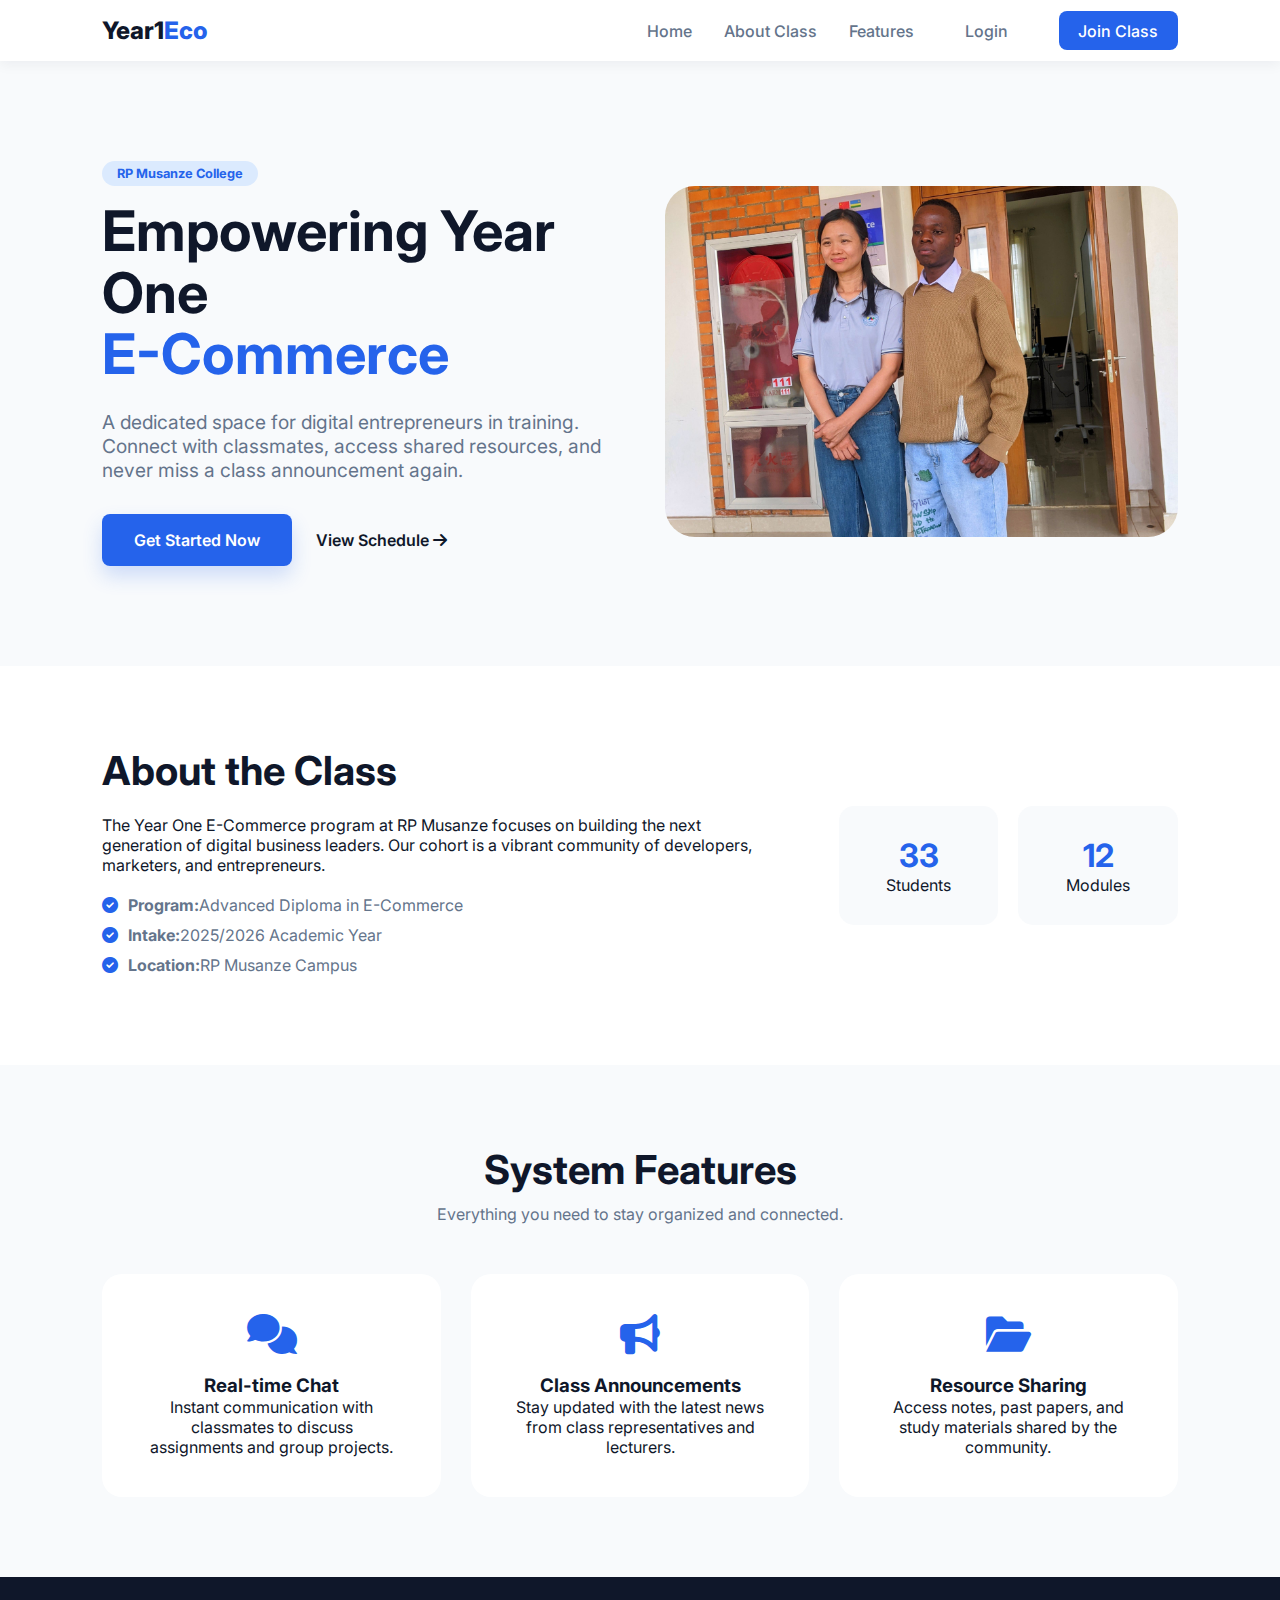
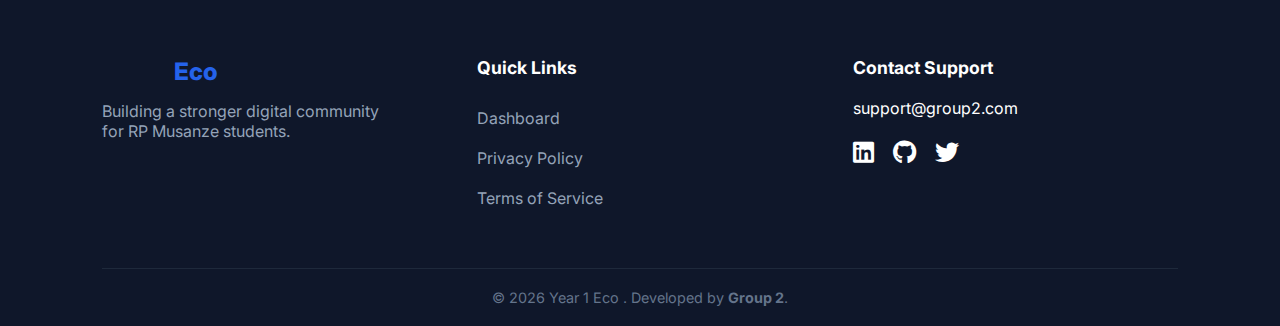
<file: index.html>
<!DOCTYPE html>
<html lang="en">
<head>
    <meta charset="UTF-8">
    <meta name="viewport" content="width=device-width, initial-scale=1.0">
    <title>Year One E-Commerce | RP Musanze</title>
    <link rel="stylesheet" href="css/styles.css">
    <link href="https://fonts.googleapis.com/css2?family=Inter:wght@300;400;600;700&display=swap" rel="stylesheet">
    <link rel="stylesheet" href="https://cdnjs.cloudflare.com/ajax/libs/font-awesome/6.0.0/css/all.min.css">
</head>
<body>

    <nav class="navbar">
    <div class="logo">Year1<span>Eco</span></div>
    
    <div class="menu-toggle" id="mobile-menu">
        <span class="bar"></span>
        <span class="bar"></span>
        <span class="bar"></span>
    </div>

    <ul class="nav-links">
        <li><a href="#">Home</a></li>
        <li><a href="#about">About Class</a></li>
        <li><a href="#features">Features</a></li>
        <li><a href="login.html" class="btn-login">Login</a></li>
        <li><a href="signup.html" class="btn-signup">Join Class</a></li>
    </ul>
    </nav>

    <header class="hero">
        <div class="hero-content">
            <div class="badge">RP Musanze College</div>
            <h1>Empowering Year One <br><span>E-Commerce</span></h1>
            <p>A dedicated space for digital entrepreneurs in training. Connect with classmates, access shared resources, and never miss a class announcement again.</p>
            <div class="hero-btns">
                <a href="signup.html" class="btn-primary">Get Started Now</a>
                <a href="#about" class="btn-secondary">View Schedule <i class="fas fa-arrow-right"></i></a>
            </div>
        </div>
        <div class="hero-image">
            <img src="images/PXL_20251205_095950761.MP.jpg" alt="Tech Students">
        </div>
    </header>

    <section id="about" class="about-section">
        <div class="about-container">
            <div class="about-text">
                <h2>About the Class</h2>
                <p>The Year One E-Commerce program at RP Musanze focuses on building the next generation of digital business leaders. Our cohort is a vibrant community of developers, marketers, and entrepreneurs.</p>
                <ul class="class-info">
                    <li><i class="fas fa-check-circle"></i> <strong>Program:</strong> Advanced Diploma in E-Commerce</li>
                    <li><i class="fas fa-check-circle"></i> <strong>Intake:</strong> 2025/2026 Academic Year</li>
                    <li><i class="fas fa-check-circle"></i> <strong>Location:</strong> RP Musanze Campus</li>
                </ul>
            </div>
            <div class="about-stats">
                <div class="stat-card"><h3>33</h3><p>Students</p></div>
                <div class="stat-card"><h3>12</h3><p>Modules</p></div>
            </div>
        </div>
    </section>

    <section id="features" class="features">
        <div class="section-header">
            <h2>System Features</h2>
            <p>Everything you need to stay organized and connected.</p>
        </div>
        <div class="feature-grid">
            <div class="feature-card">
                <i class="fas fa-comments"></i>
                <h3>Real-time Chat</h3>
                <p>Instant communication with classmates to discuss assignments and group projects.</p>
            </div>
            <div class="feature-card">
                <i class="fas fa-bullhorn"></i>
                <h3>Class Announcements</h3>
                <p>Stay updated with the latest news from class representatives and lecturers.</p>
            </div>
            <div class="feature-card">
                <i class="fas fa-folder-open"></i>
                <h3>Resource Sharing</h3>
                <p>Access notes, past papers, and study materials shared by the community.</p>
            </div>
        </div>
    </section>

    <footer class="main-footer">
        <div class="footer-grid">
            <div class="footer-brand">
                <div class="logo">Year 1<span> Eco</span></div>
                <p>Building a stronger digital community for RP Musanze students.</p>
            </div>
            <div class="footer-links">
                <h4>Quick Links</h4>
                <ul>
                    <li><a href="#">Dashboard</a></li>
                    <li><a href="#">Privacy Policy</a></li>
                    <li><a href="#">Terms of Service</a></li>
                </ul>
            </div>
            <div class="footer-contact">
                <h4>Contact Support</h4>
                <p>support@group2.com</p><br>
                <div class="socials">
                    <a href="#"><i class="fab fa-linkedin"></i></a>
                    <a href="#"><i class="fab fa-github"></i></a>
                    <a href="#"><i class="fab fa-twitter"></i></a>
                </div>
            </div>
        </div>
        <div class="footer-bottom">
            <p>&copy; 2026 Year 1 Eco . Developed by <strong>Group 2</strong>.</p>
        </div>
    </footer>
<script>
    const menu = document.querySelector('#mobile-menu');
const menuLinks = document.querySelector('.nav-links');

menu.addEventListener('click', function() {
    menu.classList.toggle('is-active');
    menuLinks.classList.toggle('active');
});
document.querySelectorAll('.nav-links a').forEach(n => n.addEventListener('click', () => {
    menu.classList.remove('is-active');
    menuLinks.classList.remove('active');
}));
</script>
</body>
</html>
</file>
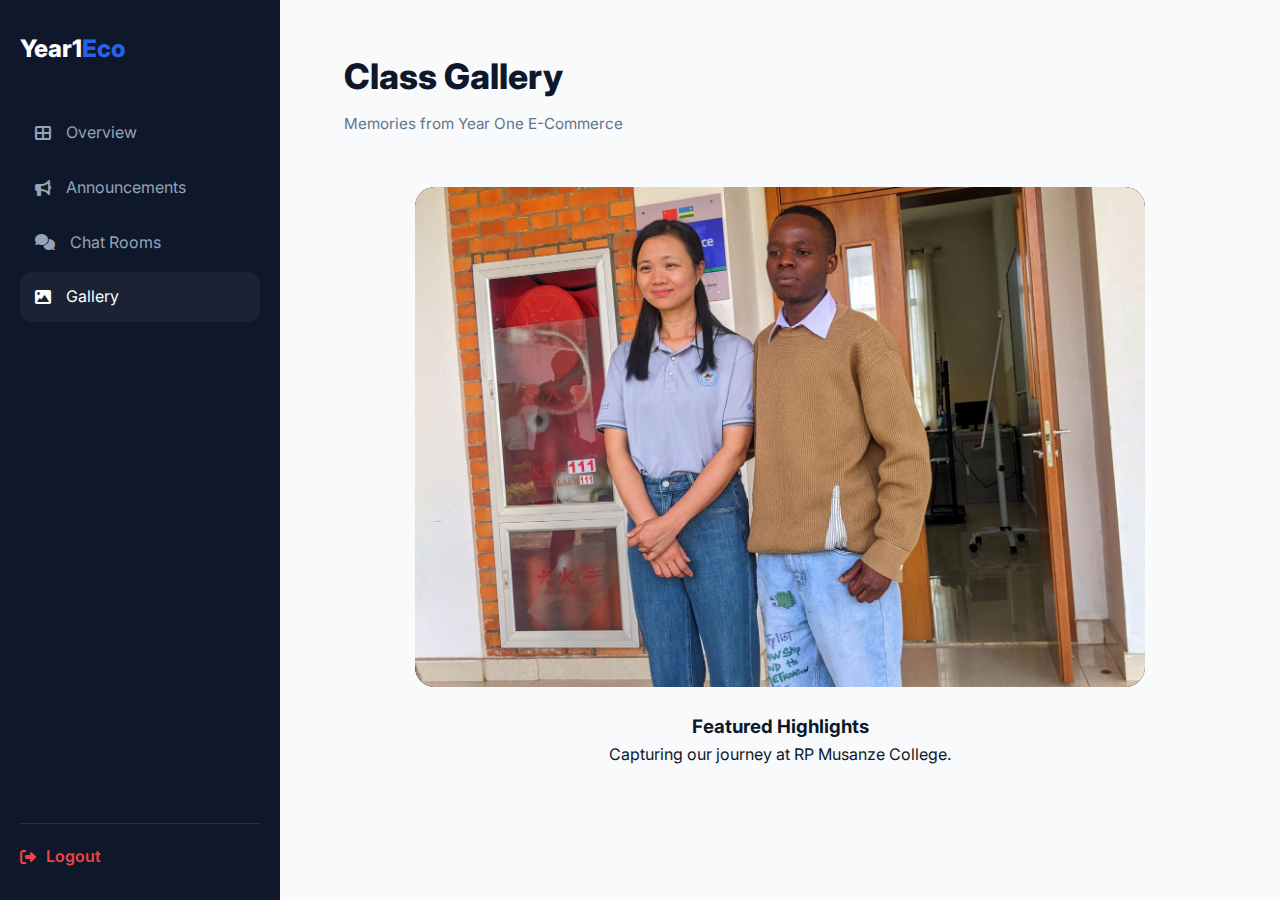
<file: gallery.html>
<!DOCTYPE html>
<html lang="en">
<head>
    <meta charset="UTF-8">
    <meta name="viewport" content="width=device-width, initial-scale=1.0">
    <title>Class Gallery | Year One E-Commerce</title>
    <link rel="stylesheet" href="css/dashboard.css">
    <link href="https://fonts.googleapis.com/css2?family=Inter:wght@300;400;600;700&display=swap" rel="stylesheet">
    <link rel="stylesheet" href="https://cdnjs.cloudflare.com/ajax/libs/font-awesome/6.0.0/css/all.min.css">
</head>
<body class="dashboard-body">

    <button class="menu-toggle" id="menuToggle"><i class="fas fa-bars"></i></button>

    <aside class="sidebar" id="sidebar">
        <div class="sidebar-header">
            <div class="logo">Year1<span>Eco</span></div>
            <button class="menu-close" id="menuClose"><i class="fas fa-times"></i></button>
        </div>
        <nav class="sidebar-nav">
            <ul>
                <li><a href="dashboard.html"><i class="fas fa-th-large"></i> <span>Overview</span></a></li>
                <li><a href="announcements.html"><i class="fas fa-bullhorn"></i> <span>Announcements</span></a></li>
                <li><a href="chat.html"><i class="fas fa-comments"></i> <span>Chat Rooms</span></a></li>
                <li class="active"><a href="gallery.html"><i class="fas fa-image"></i> <span>Gallery</span></a></li>
            </ul>
        </nav>
        <div class="sidebar-footer">
            <a href="index.html" class="btn-logout"><i class="fas fa-sign-out-alt"></i> <span>Logout</span></a>
        </div>
    </aside>

    <main class="main-content">
        <header class="content-header">
            <div class="header-title">
                <h1>Class Gallery</h1>
                <p>Memories from Year One E-Commerce</p>
            </div>
        </header>

        <section class="gallery-showcase">
            <div class="card gallery-card">
                <div class="gallery-container">
                    <img id="gallery-img" src="https://images.unsplash.com/photo-1523240795612-9a054b0db644?auto=format&fit=crop&q=80&w=1000" alt="Class Gallery">
                </div>
                <div class="gallery-info">
                    <h3>Featured Highlights</h3>
                    <p>Capturing our journey at RP Musanze College.</p>
                </div>
            </div>
        </section>
    </main>
    <script>
        const images = [
            "images/IMG-20260212-WA0004.jpg",
            "images/PXL_20251205_095950761.MP.jpg",
            "images/PXL_20251205_100531118.PORTRAIT.jpg",
            "images/PXL_20251205_100717487.PORTRAIT.jpg",
            "images/DSC_0067.JPG"
        ];
        
        let currentIndex = 0;

        const changeImage = () => {
            const imgElement = document.getElementById('gallery-img');
            imgElement.style.opacity = 0; 

            setTimeout(() => {
                currentIndex = (currentIndex + 1) % images.length;
                imgElement.src = images[currentIndex];
                imgElement.style.opacity = 1;
            }, 500);

            setTimeout(changeImage, 3500); 
        };
        changeImage();
        const sidebar = document.getElementById('sidebar');
        document.getElementById('menuToggle').addEventListener('click', () => sidebar.classList.add('active'));
        document.getElementById('menuClose').addEventListener('click', () => sidebar.classList.remove('active'));
    </script>
</body>
</html>
</file>
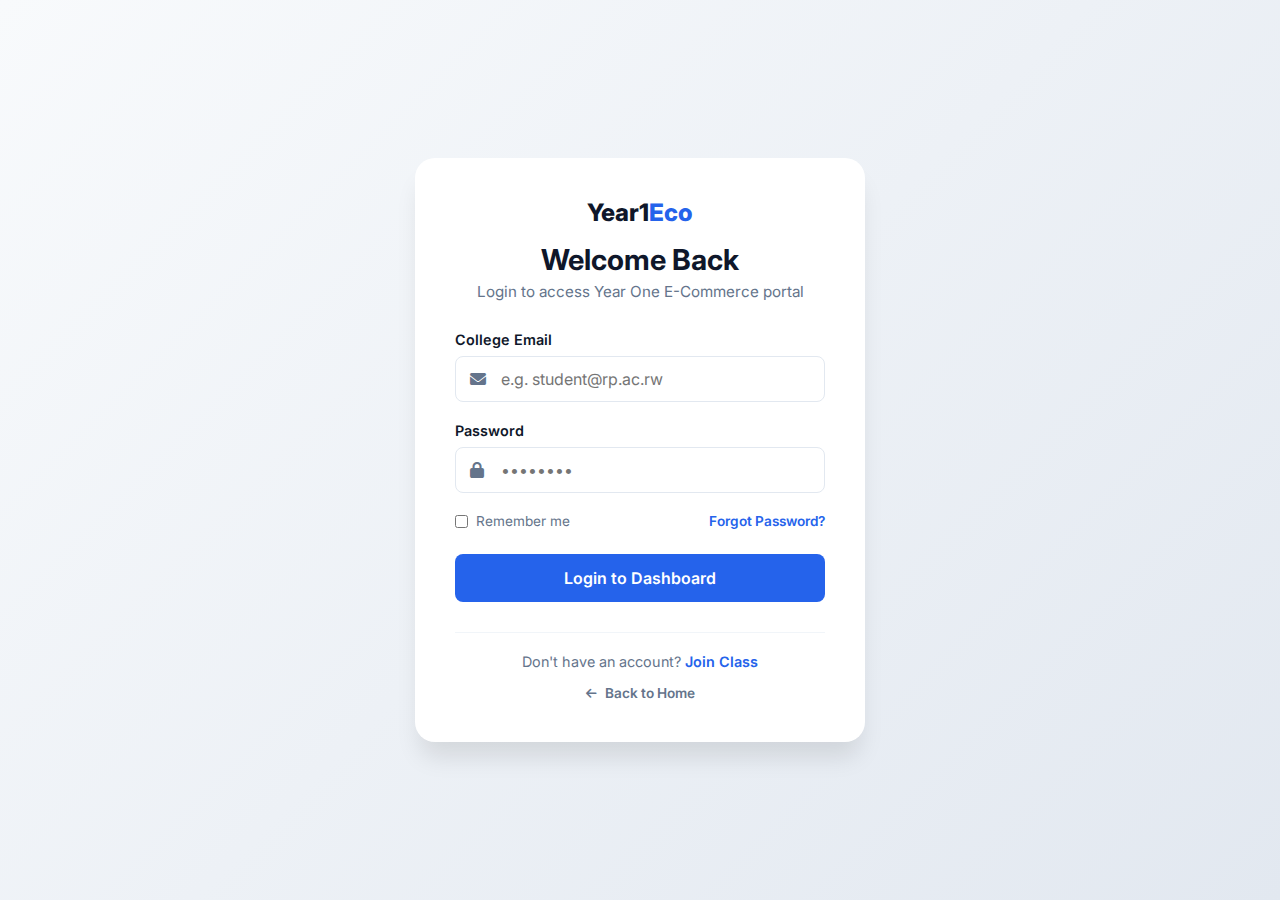
<file: login.html>
<!DOCTYPE html>
<html lang="en">
<head>
    <meta charset="UTF-8">
    <meta name="viewport" content="width=device-width, initial-scale=1.0">
    <title>Login | UniLink RP Musanze</title>
    <link rel="stylesheet" href="css/styles.css">
    <link href="https://fonts.googleapis.com/css2?family=Inter:wght@300;400;600;700&display=swap" rel="stylesheet">
    <link rel="stylesheet" href="https://cdnjs.cloudflare.com/ajax/libs/font-awesome/6.0.0/css/all.min.css">
</head>
<body class="auth-page">

    <div class="auth-container">
        <div class="auth-card">
            <div class="auth-header">
                <div class="logo">Year1<span>Eco</span></div>
                <h2>Welcome Back</h2>
                <p>Login to access Year One E-Commerce portal</p>
            </div>

            <form class="auth-form" id="loginForm">
                <div class="form-group">
                    <label for="email">College Email</label>
                    <div class="input-icon">
                        <i class="fas fa-envelope"></i>
                        <input type="email" id="email" placeholder="e.g. student@rp.ac.rw" required>
                    </div>
                    <span class="error-msg" id="email-error"></span>
                </div>

                <div class="form-group">
                    <label for="password">Password</label>
                    <div class="input-icon">
                        <i class="fas fa-lock"></i>
                        <input type="password" id="password" placeholder="••••••••" required>
                    </div>
                    <span class="error-msg" id="password-error"></span>
                </div>

                <div class="form-options">
                    <label class="remember-me">
                        <input type="checkbox"> Remember me
                    </label>
                    <a href="#" class="forgot-link">Forgot Password?</a>
                </div>

                <button type="submit" class="btn-auth">Login to Dashboard</button>
            </form>

            <div class="auth-footer">
                <p>Don't have an account? <a href="signup.html">Join Class</a></p>
                <a href="index.html" class="back-home"><i class="fas fa-arrow-left"></i> Back to Home</a>
            </div>
        </div>
    </div>

    <script src="js/login.js"></script>
</body>
</html>
</file>
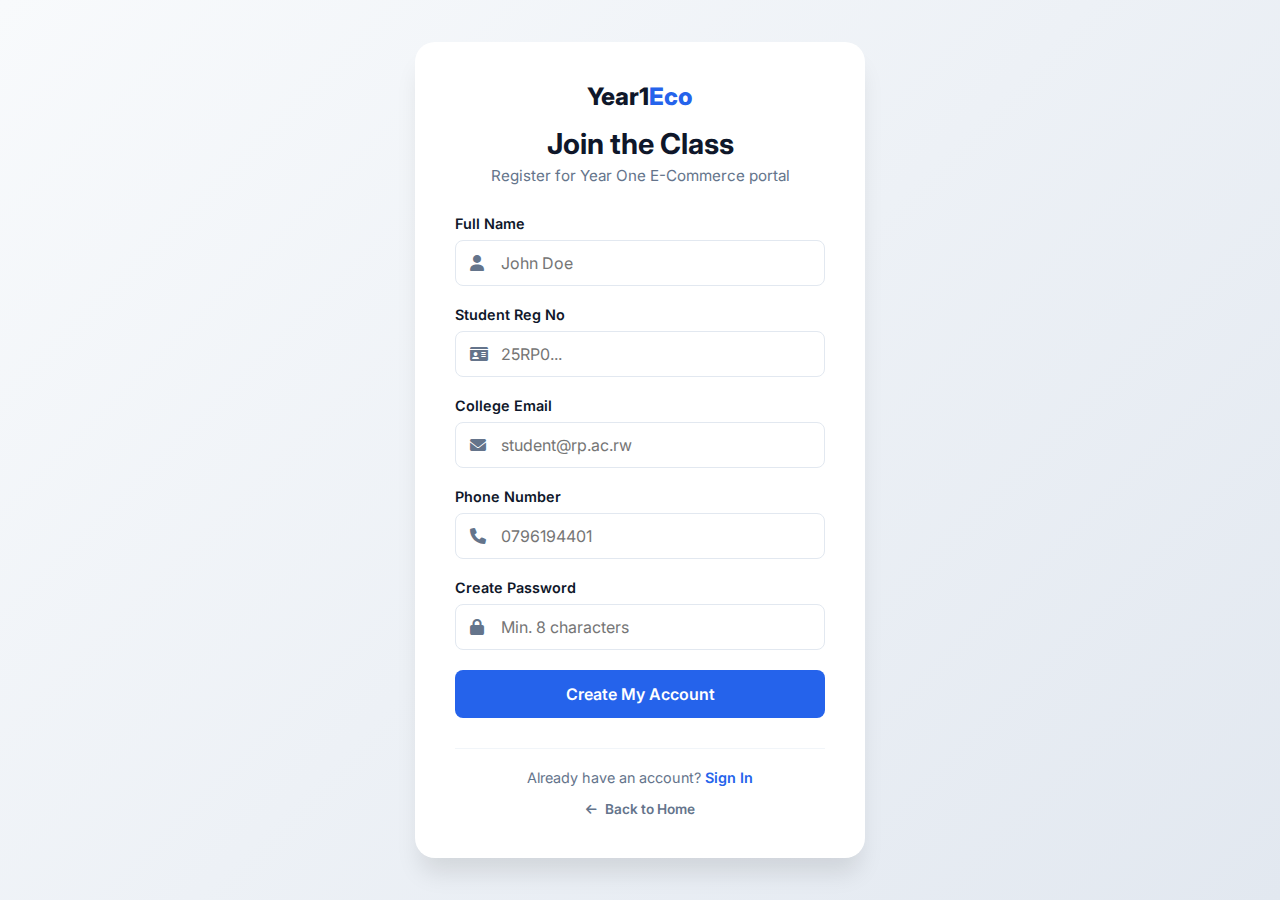
<file: signup.html>
<!DOCTYPE html>
<html lang="en">
<head>
    <meta charset="UTF-8">
    <meta name="viewport" content="width=device-width, initial-scale=1.0">
    <title>Create Account | UniLink RP Musanze</title>
    <link rel="stylesheet" href="css/styles.css">
    <link href="https://fonts.googleapis.com/css2?family=Inter:wght@300;400;600;700&display=swap" rel="stylesheet">
    <link rel="stylesheet" href="https://cdnjs.cloudflare.com/ajax/libs/font-awesome/6.0.0/css/all.min.css">
</head>
<body class="auth-page">

    <div class="auth-container">
        <div class="auth-card">
            <div class="auth-header">
                <div class="logo">Year1<span>Eco</span></div>
                <h2>Join the Class</h2>
                <p>Register for Year One E-Commerce portal</p>
            </div>

            <form class="auth-form" id="registrationForm">
                <div class="form-group">
                    <label for="fullname">Full Name</label>
                    <div class="input-icon">
                        <i class="fas fa-user"></i>
                        <input type="text" id="fullname" placeholder="John Doe">
                    </div>
                    <span class="error-msg" id="fullname-error"></span>
                </div>

                <div class="form-group">
                    <label for="student-id">Student Reg No</label>
                    <div class="input-icon">
                        <i class="fas fa-id-card"></i>
                        <input type="text" id="student-id" placeholder="25RP0...">
                    </div>
                    <span class="error-msg" id="student-id-error"></span>
                </div>

                <div class="form-group">
                    <label for="email">College Email</label>
                    <div class="input-icon">
                        <i class="fas fa-envelope"></i>
                        <input type="email" id="email" placeholder="student@rp.ac.rw">
                    </div>
                    <span class="error-msg" id="email-error"></span>
                </div>

                <div class="form-group">
                    <label for="phone">Phone Number</label>
                    <div class="input-icon">
                        <i class="fas fa-phone"></i>
                        <input type="tel" id="phone" placeholder="0796194401">
                    </div>
                    <span class="error-msg" id="phone-error"></span>
                </div>

                <div class="form-group">
                    <label for="password">Create Password</label>
                    <div class="input-icon">
                        <i class="fas fa-lock"></i>
                        <input type="password" id="password" placeholder="Min. 8 characters">
                    </div>
                    <span class="error-msg" id="password-error"></span>
                </div>

                <button type="submit" class="btn-auth">Create My Account</button>
            </form>

            <div class="auth-footer">
                <p>Already have an account? <a href="login.html">Sign In</a></p>
                <a href="index.html" class="back-home"><i class="fas fa-arrow-left"></i> Back to Home</a>
            </div>
        </div>
    </div>

    <script src="js/validation.js"></script>
</body>
</html>
</file>
<file: css/styles.css>
:root {
    --primary: #2563eb;
    --dark: #0f172a;
    --gray: #64748b;
    --light: #f8fafc;
    --white: #ffffff;
    --sidebar-width: 280px;
    --sidebar-collapsed: 80px;
}

* {
    margin: 0;
    padding: 0;
    box-sizing: border-box;
    font-family: 'Inter', sans-serif;
}

html {
    scroll-behavior: smooth;
    overflow-x: hidden;
}

body {
    background: var(--light);
    color: var(--dark);
    width: 100%;
    overflow-x: hidden;
}

.navbar {
    display: flex;
    justify-content: space-between;
    align-items: center;
    padding: 1rem 8%;
    background: var(--white);
    position: sticky;
    top: 0;
    z-index: 1000;
    box-shadow: 0 4px 12px rgba(15, 23, 42, 0.05);
}

.logo {
    font-size: 1.5rem;
    font-weight: 800;
    color: var(--dark);
    text-decoration: none;
}

.logo span {
    color: var(--primary);
}

.nav-links {
    display: flex;
    list-style: none;
    align-items: center;
    gap: 2rem;
}

.nav-links a {
    text-decoration: none;
    color: var(--gray);
    font-weight: 500;
    transition: 0.3s ease;
}

.nav-links a:hover {
    color: var(--primary);
}

.btn-login {
    padding: 0.6rem 1.2rem;
    border-radius: 8px;
}

.btn-signup {
    background: var(--primary);
    color: var(--white) !important;
    padding: 0.6rem 1.5rem;
    border-radius: 8px;
}

.btn-signup:hover {
    background: #1d4ed8;
    transform: translateY(-1px);
}

.menu-toggle {
    display: none;
    flex-direction: column;
    gap: 5px;
    cursor: pointer;
}

.bar {
    width: 25px;
    height: 3px;
    background: var(--dark);
    border-radius: 3px;
    transition: 0.3s;
}

@media screen and (max-width: 768px) {
    .navbar {
        padding: 1rem 5%;
    }

    .menu-toggle {
        display: flex;
    }

    .nav-links {
        position: fixed;
        top: 0;
        right: -100%;
        height: 100vh;
        width: 75%;
        background: var(--white);
        flex-direction: column;
        justify-content: center;
        transition: 0.4s cubic-bezier(0.4, 0, 0.2, 1);
        box-shadow: -10px 0 30px rgba(15, 23, 42, 0.1);
    }

    .nav-links.active {
        right: 0;
    }

    .nav-links li {
        margin: 1rem 0;
    }

    .menu-toggle.is-active .bar:nth-child(2) { opacity: 0; }
    .menu-toggle.is-active .bar:nth-child(1) { transform: translateY(8px) rotate(45deg); }
    .menu-toggle.is-active .bar:nth-child(3) { transform: translateY(-8px) rotate(-45deg); }
}
.btn-signup {
    background: var(--primary);
    color: white !important;
    padding: 0.6rem 1.2rem;
    border-radius: 8px;
}

.hero {
    display: flex;
    align-items: center;
    padding: 100px 8%;
    gap: 50px;
    flex-wrap: wrap;
}

.hero-content {
    flex: 1;
    min-width: 300px;
}

.badge {
    background: #dbeafe;
    color: var(--primary);
    padding: 5px 15px;
    border-radius: 20px;
    font-size: 0.8rem;
    font-weight: 700;
    display: inline-block;
    margin-bottom: 15px;
}

.hero-content h1 {
    font-size: clamp(2rem, 5vw, 3.5rem);
    line-height: 1.1;
    margin-bottom: 1.5rem;
}

.hero-content span {
    color: var(--primary);
}

.hero-content p {
    font-size: 1.2rem;
    color: var(--gray);
    margin-bottom: 2rem;
}

.btn-primary {
    padding: 1rem 2rem;
    background: var(--primary);
    color: white;
    text-decoration: none;
    border-radius: 8px;
    font-weight: 600;
    box-shadow: 0 10px 20px rgba(37, 99, 235, 0.2);
    display: inline-block;
}

.btn-secondary {
    color: var(--dark);
    text-decoration: none;
    margin-left: 20px;
    font-weight: 600;
}

.hero-image {
    flex: 1;
    min-width: 300px;
}

.hero-image img {
    width: 100%;
    border-radius: 30px;
}

.about-section {
    padding: 80px 8%;
    background: var(--white);
}

.about-container {
    display: flex;
    align-items: center;
    gap: 60px;
    flex-wrap: wrap;
}

.about-text {
    flex: 2;
    min-width: 300px;
}

.about-text h2 {
    font-size: 2.5rem;
    margin-bottom: 20px;
}

.class-info {
    list-style: none;
    margin-top: 20px;
}

.class-info li {
    margin-bottom: 10px;
    color: var(--gray);
    display: flex;
    align-items: center;
}

.class-info i {
    color: var(--primary);
    margin-right: 10px;
}

.about-stats {
    flex: 1;
    display: grid;
    grid-template-columns: 1fr 1fr;
    gap: 20px;
    min-width: 280px;
}

.stat-card {
    background: var(--light);
    padding: 30px;
    border-radius: 15px;
    text-align: center;
}

.stat-card h3 {
    color: var(--primary);
    font-size: 2rem;
}

.features {
    padding: 80px 8%;
    text-align: center;
}

.section-header h2 {
    font-size: 2.5rem;
    margin-bottom: 10px;
}

.section-header p {
    color: var(--gray);
    margin-bottom: 50px;
}

.feature-grid {
    display: grid;
    grid-template-columns: repeat(auto-fit, minmax(280px, 1fr));
    gap: 30px;
}

.feature-card {
    background: white;
    padding: 40px;
    border-radius: 20px;
    transition: 0.3s;
}

.feature-card:hover {
    transform: translateY(-10px);
    box-shadow: 0 20px 40px rgba(0,0,0,0.05);
}

.feature-card i {
    font-size: 2.5rem;
    color: var(--primary);
    margin-bottom: 20px;
}

.main-footer {
    background: var(--dark);
    color: white;
    padding: 80px 8% 20px;
}

.footer-grid {
    display: grid;
    grid-template-columns: repeat(auto-fit, minmax(200px, 1fr));
    gap: 50px;
    margin-bottom: 50px;
}

.footer-brand p {
    color: #94a3b8;
    margin-top: 15px;
    max-width: 300px;
}

.footer-links h4, 
.footer-contact h4 {
    margin-bottom: 20px;
    font-size: 1.1rem;
}

.footer-links ul {
    list-style: none;
}

.footer-links a {
    color: #94a3b8;
    text-decoration: none;
    line-height: 2.5;
    transition: 0.3s;
}

.footer-links a:hover {
    color: var(--primary);
}

.socials a {
    color: white;
    font-size: 1.5rem;
    margin-right: 15px;
    transition: 0.3s;
}

.socials a:hover {
    color: var(--primary);
}

.footer-bottom {
    border-top: 1px solid #1e293b;
    padding-top: 20px;
    text-align: center;
    color: #64748b;
    font-size: 0.9rem;
}

.auth-page {
    background: linear-gradient(135deg, #f8fafc 0%, #e2e8f0 100%);
    display: flex;
    justify-content: center;
    align-items: center;
    min-height: 100vh;
    padding: 20px;
}

.auth-container {
    width: 100%;
    max-width: 450px;
}

.auth-card {
    background: var(--white);
    padding: 40px;
    border-radius: 20px;
    box-shadow: 0 20px 25px -5px rgba(0, 0, 0, 0.1);
}

.auth-header {
    text-align: center;
    margin-bottom: 30px;
}

.auth-header h2 {
    font-size: 1.8rem;
    margin-top: 15px;
    color: var(--dark);
}

.auth-header p {
    color: var(--gray);
    font-size: 0.95rem;
    margin-top: 5px;
}

.form-group {
    margin-bottom: 20px;
}

.form-group label {
    display: block;
    font-size: 0.9rem;
    font-weight: 600;
    margin-bottom: 8px;
    color: var(--dark);
}

.input-icon {
    position: relative;
    display: flex;
    align-items: center;
}

.input-icon i {
    position: absolute;
    left: 15px;
    color: var(--gray);
}

.input-icon input {
    width: 100%;
    padding: 12px 12px 12px 45px;
    border: 1px solid #e2e8f0;
    border-radius: 8px;
    font-size: 1rem;
    transition: 0.3s;
    outline: none;
}

.input-icon input:focus {
    border-color: var(--primary);
    box-shadow: 0 0 0 3px rgba(37, 99, 235, 0.1);
}

.form-options {
    display: flex;
    justify-content: space-between;
    align-items: center;
    margin-bottom: 25px;
    font-size: 0.85rem;
}

.remember-me {
    display: flex;
    align-items: center;
    gap: 8px;
    color: var(--gray);
    cursor: pointer;
}

.forgot-link {
    color: var(--primary);
    text-decoration: none;
    font-weight: 600;
}

.btn-auth {
    width: 100%;
    padding: 14px;
    background: var(--primary);
    color: white;
    border: none;
    border-radius: 8px;
    font-size: 1rem;
    font-weight: 600;
    cursor: pointer;
    transition: 0.3s;
}

.btn-auth:hover {
    background: #1d4ed8;
    transform: translateY(-1px);
}

.auth-footer {
    margin-top: 30px;
    text-align: center;
    border-top: 1px solid #f1f5f9;
    padding-top: 20px;
}

.auth-footer p {
    font-size: 0.9rem;
    color: var(--gray);
}

.auth-footer a {
    color: var(--primary);
    text-decoration: none;
    font-weight: 600;
}

.back-home {
    display: inline-block;
    margin-top: 15px;
    font-size: 0.85rem;
    color: var(--gray) !important;
    text-decoration: none;
    font-weight: 500;
}

.back-home i {
    font-size: 0.75rem;
    margin-right: 5px;
}
.error-msg {
    color: #ef4444;
    font-size: 0.8rem;
    margin-top: 5px;
    display: block;
}

.input-icon {
    margin-bottom: 5px;
}
</file>
<file: css/dashboard.css>
:root {
    --primary: #2563eb;
    --primary-light: #dbeafe;
    --success: #10b981;
    --dark: #0f172a;
    --gray: #64748b;
    --light: #f8fafc;
    --white: #ffffff;
    --sidebar-width: 280px;
    --sidebar-collapsed: 80px;
    --shadow-sm: 0 4px 6px -1px rgba(0, 0, 0, 0.05);
    --shadow-md: 0 10px 15px -3px rgba(0, 0, 0, 0.1);
}

* {
    margin: 0;
    padding: 0;
    box-sizing: border-box;
    font-family: 'Inter', sans-serif;
}

html {
    scroll-behavior: smooth;
    overflow-x: hidden;
}

body {
    background: var(--light);
    color: var(--dark);
    line-height: 1.6;
}

.dashboard-body {
    display: flex;
}

/* --- SIDEBAR --- */
.sidebar {
    width: var(--sidebar-width);
    background: var(--dark);
    color: white;
    height: 100vh;
    position: fixed;
    left: 0;
    top: 0;
    display: flex;
    flex-direction: column;
    padding: 30px 20px;
    z-index: 1000;
    transition: transform 0.3s ease-in-out;
}

.sidebar-header {
    display: flex;
    justify-content: space-between;
    align-items: center;
    margin-bottom: 40px;
}

.logo {
    font-size: 1.5rem;
    font-weight: 800;
}

.logo span { color: var(--primary); }

.menu-close {
    display: none;
    background: none;
    border: none;
    color: white;
    font-size: 1.5rem;
    cursor: pointer;
}

.sidebar-nav ul { list-style: none; }

.sidebar-nav a {
    color: #94a3b8;
    text-decoration: none;
    padding: 12px 15px;
    display: flex;
    align-items: center;
    gap: 15px;
    border-radius: 12px;
    transition: 0.3s;
    margin-bottom: 5px;
}

.sidebar-nav li.active a,
.sidebar-nav a:hover {
    background: rgba(255, 255, 255, 0.05);
    color: white;
}

.sidebar-footer {
    margin-top: auto;
    padding-top: 20px;
    border-top: 1px solid rgba(255,255,255,0.1);
}

.user-profile {
    display: flex;
    align-items: center;
    gap: 12px;
    margin-bottom: 20px;
}

.user-profile img {
    width: 40px;
    height: 40px;
    border-radius: 50%;
}

.user-info .name { font-size: 0.9rem; font-weight: 600; }
.user-info .role { font-size: 0.75rem; color: #64748b; }

.btn-logout {
    color: #ef4444;
    text-decoration: none;
    font-weight: 600;
    display: flex;
    align-items: center;
    gap: 10px;
}

/* --- MAIN CONTENT --- */
.main-content {
    flex: 1;
    margin-left: var(--sidebar-width);
    padding: 40px 5%;
    transition: margin-left 0.3s ease;
}

.content-header {
    display: flex;
    justify-content: space-between;
    align-items: center;
    margin-bottom: 40px;
    flex-wrap: wrap;
    gap: 20px;
}

.welcome-badge {
    color: var(--primary);
    background: var(--primary-light);
    padding: 4px 12px;
    border-radius: 20px;
    font-size: 0.8rem;
    font-weight: 700;
}

.header-title h1 {
    font-size: 2.2rem;
    font-weight: 800;
    margin: 8px 0;
}

.header-title p { color: var(--gray); font-size: 0.95rem; }

.header-actions { display: flex; gap: 15px; }

.btn-icon {
    position: relative;
    background: white;
    border: 1px solid #e2e8f0;
    padding: 12px;
    border-radius: 12px;
    cursor: pointer;
}

.btn-icon .dot {
    position: absolute;
    top: 10px;
    right: 10px;
    width: 8px;
    height: 8px;
    background: #ef4444;
    border-radius: 50%;
    border: 2px solid white;
}

.btn-primary-premium {
    background: var(--primary);
    color: white;
    border: none;
    padding: 12px 24px;
    border-radius: 12px;
    font-weight: 600;
    cursor: pointer;
    display: flex;
    align-items: center;
    gap: 10px;
    box-shadow: 0 4px 14px rgba(37, 99, 235, 0.3);
}

/* --- DASHBOARD GRID --- */
.dashboard-grid {
    display: grid;
    grid-template-columns: repeat(auto-fit, minmax(350px, 1fr));
    gap: 30px;
}

.premium-card {
    background: white;
    border-radius: 24px;
    padding: 30px;
    box-shadow: var(--shadow-sm);
    border: 1px solid rgba(226, 232, 240, 0.6);
    transition: 0.3s;
}

.premium-card:hover { transform: translateY(-5px); box-shadow: var(--shadow-md); }

.card-header {
    display: flex;
    justify-content: space-between;
    align-items: center;
    margin-bottom: 25px;
}

.header-left { display: flex; align-items: center; gap: 12px; }

.icon-box-blue { color: var(--primary); background: var(--primary-light); width: 42px; height: 42px; display: flex; align-items: center; justify-content: center; border-radius: 12px; }
.icon-box-green { color: var(--success); background: #dcfce7; width: 42px; height: 42px; display: flex; align-items: center; justify-content: center; border-radius: 12px; }

.view-all-link { color: var(--primary); font-size: 0.85rem; font-weight: 600; text-decoration: none; }

/* Announcement Items */
.announcement-list .item {
    display: flex;
    gap: 15px;
    padding: 18px 0;
    border-bottom: 1px solid #f1f5f9;
}

.announcement-list .item:last-child { border-bottom: none; }

.date-chip {
    background: var(--light);
    color: var(--gray);
    padding: 6px 14px;
    border-radius: 10px;
    font-size: 0.75rem;
    font-weight: 700;
    height: fit-content;
}

/* Chat Room Pills */
.room-pill {
    display: flex;
    align-items: center;
    gap: 15px;
    padding: 18px;
    background: var(--light);
    border-radius: 16px;
    margin-bottom: 12px;
    cursor: pointer;
    transition: 0.2s;
}

.room-pill:hover { background: #edf2f7; transform: scale(1.01); }

.room-icon {
    width: 48px;
    height: 48px;
    background: white;
    display: flex;
    align-items: center;
    justify-content: center;
    border-radius: 14px;
    box-shadow: var(--shadow-sm);
    color: var(--primary);
}

.status-indicator { display: flex; align-items: center; gap: 6px; margin-top: 4px; }
.online-dot { width: 8px; height: 8px; background: var(--success); border-radius: 50%; }
.status-indicator p { font-size: 0.8rem; color: var(--gray); }
.arrow { color: #cbd5e1; margin-left: auto; }

/* --- GALLERY SPECIFIC --- */
.gallery-showcase {
    display: flex;
    justify-content: center;
    padding-top: 10px;
}

.gallery-container {
    width: 100%;
    height: 500px;
    background: #000;
    border-radius: 20px;
    overflow: hidden;
    position: relative;
}

#gallery-img {
    width: 100%;
    height: 100%;
    object-fit: cover;
    transition: opacity 0.5s ease;
}

.gallery-info { padding: 25px; text-align: center; }

/* --- RESPONSIVE & MOBILE --- */
.menu-toggle {
    display: none;
    position: fixed;
    top: 20px;
    left: 20px;
    z-index: 1100;
    background: var(--primary);
    color: white;
    border: none;
    padding: 12px;
    border-radius: 12px;
    cursor: pointer;
    box-shadow: 0 4px 12px rgba(37, 99, 235, 0.3);
}

@media (max-width: 992px) {
    .sidebar { transform: translateX(-100%); }
    .sidebar.active { transform: translateX(0); }
    .menu-close { display: block; }
    .menu-toggle { display: block; }
    .main-content { margin-left: 0; padding: 100px 20px 40px; }
}

@media (max-width: 576px) {
    .header-actions { width: 100%; }
    .btn-primary-premium { flex: 1; justify-content: center; }
    .header-title h1 { font-size: 1.8rem; }
    .gallery-container { height: 300px; }
    .dashboard-grid { grid-template-columns: 1fr; }
}
.filter-bar {
    margin-bottom: 30px;
}

.search-box {
    background: white;
    display: flex;
    align-items: center;
    padding: 10px 20px;
    border-radius: 12px;
    border: 1px solid #e2e8f0;
    max-width: 400px;
}

.search-box input {
    border: none;
    outline: none;
    margin-left: 10px;
    width: 100%;
    font-size: 0.95rem;
}

.announcements-feed {
    display: flex;
    flex-direction: column;
    gap: 20px;
}

.post-header {
    display: flex;
    justify-content: space-between;
    align-items: flex-start;
    margin-bottom: 20px;
}

.author-info {
    display: flex;
    gap: 12px;
    align-items: center;
}

.author-info img {
    width: 45px;
    height: 45px;
    border-radius: 50%;
}

.author-info h4 { font-size: 1rem; }
.author-info span { font-size: 0.8rem; color: var(--gray); }

.tag-urgent {
    background: #fee2e2;
    color: #ef4444;
    padding: 4px 12px;
    border-radius: 20px;
    font-size: 0.75rem;
    font-weight: 700;
}

.post-body h3 { margin-bottom: 10px; color: var(--dark); }
.post-body p { color: #475569; line-height: 1.6; }

/* Modal Styles */
.modal-overlay {
    position: fixed;
    top: 0; left: 0; width: 100%; height: 100%;
    background: rgba(15, 23, 42, 0.6);
    backdrop-filter: blur(4px);
    display: none; /* Controlled by JS */
    justify-content: center;
    align-items: center;
    z-index: 2000;
}

.modal-card {
    background: white;
    width: 90%;
    max-width: 500px;
    padding: 30px;
    border-radius: 24px;
    animation: slideUp 0.3s ease;
}

@keyframes slideUp {
    from { transform: translateY(20px); opacity: 0; }
    to { transform: translateY(0); opacity: 1; }
}

.modal-header {
    display: flex;
    justify-content: space-between;
    margin-bottom: 25px;
}

.modal-header button {
    background: none; border: none; font-size: 1.2rem; cursor: pointer; color: var(--gray);
}
.chat-main {
    height: 100vh;
    padding-bottom: 20px;
}

.chat-container {
    display: flex;
    height: calc(100vh - 120px);
    padding: 0 !important;
    overflow: hidden;
}

/* Channels */
.channels-sidebar {
    width: 300px;
    border-right: 1px solid #f1f5f9;
    display: flex;
    flex-direction: column;
}

.channels-header {
    padding: 20px;
    border-bottom: 1px solid #f1f5f9;
}

.channel-item {
    display: flex;
    align-items: center;
    gap: 15px;
    padding: 15px 20px;
    cursor: pointer;
    transition: 0.2s;
}

.channel-item.active, .channel-item:hover {
    background: var(--light);
}

.channel-icon {
    width: 40px; height: 40px;
    background: var(--primary-light);
    color: var(--primary);
    display: flex; align-items: center; justify-content: center;
    border-radius: 10px;
    font-weight: 700;
}

.channel-info h4 { font-size: 0.9rem; }
.channel-info p { font-size: 0.8rem; color: var(--gray); white-space: nowrap; }

/* Message Area */
.message-area {
    flex: 1;
    display: flex;
    flex-direction: column;
}

.message-header {
    padding: 15px 25px;
    border-bottom: 1px solid #f1f5f9;
}

.online-count { font-size: 0.8rem; color: var(--success); }

.message-list {
    flex: 1;
    padding: 20px;
    overflow-y: auto;
    display: flex;
    flex-direction: column;
    gap: 20px;
    background: #fdfdfd;
}

.message { display: flex; gap: 12px; max-width: 80%; }
.message img { width: 35px; height: 35px; border-radius: 50%; }

.msg-content {
    background: var(--light);
    padding: 12px 18px;
    border-radius: 0 15px 15px 15px;
}

.message.sent {
    align-self: flex-end;
    flex-direction: row-reverse;
}

.message.sent .msg-content {
    background: var(--primary);
    color: white;
    border-radius: 15px 15px 0 15px;
}

.sender { font-size: 0.75rem; font-weight: 700; display: block; margin-bottom: 4px; }
.time { font-size: 0.65rem; opacity: 0.7; display: block; margin-top: 5px; text-align: right; }

/* Input */
.message-input {
    padding: 20px;
    border-top: 1px solid #f1f5f9;
    display: flex;
    gap: 15px;
}

.message-input input {
    flex: 1;
    border: 1px solid #e2e8f0;
    padding: 12px 20px;
    border-radius: 12px;
    outline: none;
}

.message-input button {
    background: var(--primary);
    color: white;
    border: none;
    padding: 0 20px;
    border-radius: 12px;
    cursor: pointer;
}

@media (max-width: 768px) {
    .channels-sidebar { display: none; }
}
</file>
